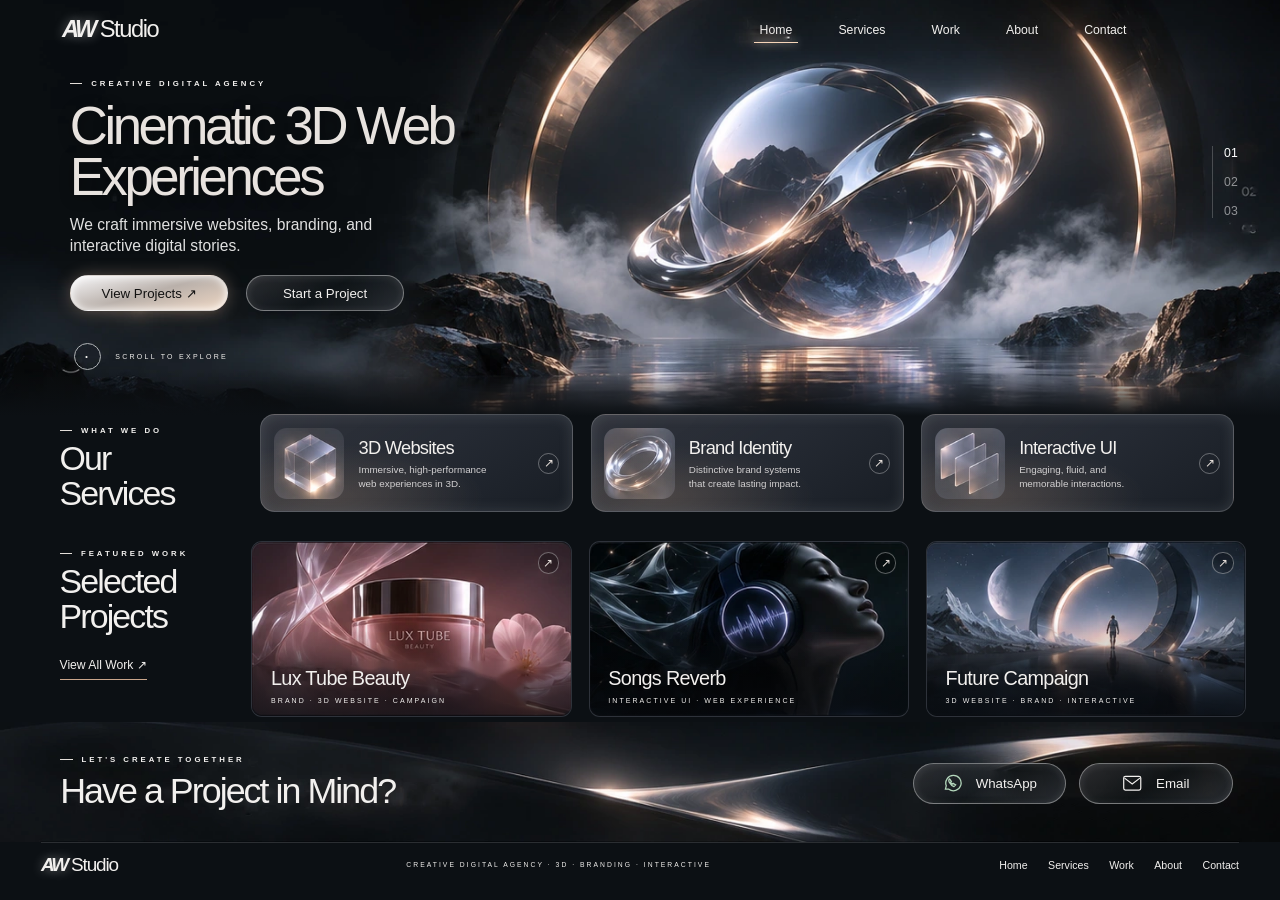
<file: index.html>
<!doctype html><html lang="en"><head><meta charset="utf-8"><meta name="viewport" content="width=device-width, initial-scale=1"><meta name="description" content="AW Studio — Aaradhya Web. Cinematic websites, brand identity and interactive digital experiences."><title>AW Studio — Creative Digital Agency</title><style>
*{box-sizing:border-box}html{scroll-behavior:smooth}body{margin:0;background:#0c1014;color:#f2f0ee;font-family:"Helvetica Neue",Arial,sans-serif;-webkit-font-smoothing:antialiased}button,a{font:inherit;color:inherit}button{cursor:pointer}a{text-decoration:none}button:focus-visible,a:focus-visible{outline:2px solid #e7c5a6;outline-offset:5px}button{border:0} .hero{position:relative;isolation:isolate;height:32.5vw;min-height:410px;overflow:hidden;background:#090d11}.scene{position:absolute;inset:-1%;z-index:-2;background:url('[data-uri]') center center/100% 100% no-repeat;transform:translate(var(--mx,0px),var(--my,0px)) scale(1.015);transition:transform .2s ease-out}.hero:after{content:'';position:absolute;inset:0;z-index:-1;background:linear-gradient(0deg,#0c1014 0%,transparent 11%);pointer-events:none}.nav{position:relative;display:flex;align-items:center;justify-content:space-between;padding:1.25vw 12vw 0 4.85vw}.logo{font-size:1.85vw;letter-spacing:-.06em;white-space:nowrap}.logo b{font-weight:900;font-style:italic;letter-spacing:-.12em;margin-right:.22em;text-shadow:0 0 12px #fff6}.navlinks{display:flex;gap:3.6vw;align-items:center;font-size:.96vw}.navlinks a{position:relative;padding:.5vw 0}.navlinks a.active:after,.navlinks a:hover:after{content:'';position:absolute;bottom:0;left:-6px;right:-6px;height:1px;background:#f6d5b9;box-shadow:0 0 8px #fff}.hero-copy{position:absolute;left:5.45%;top:19%;width:45%}.eyebrow{display:flex;align-items:center;gap:1.15em;font-size:.61vw;font-weight:600;letter-spacing:.38em;text-transform:uppercase;white-space:nowrap}.eyebrow:before{content:'';display:block;width:1.6em;height:1px;background:#e3ded9}.hero h1{font-size:4.12vw;font-weight:400;line-height:.96;letter-spacing:-.065em;margin:1.05vw 0 .9vw;color:#e8e3df;text-shadow:0 2px 14px #0006}.hero p{font-size:1.22vw;line-height:1.35;margin:0;color:#e0e0e0}.actions{display:flex;gap:1.35vw;margin:1.45vw 0 0}.pill{display:inline-flex;align-items:center;justify-content:center;gap:1em;min-width:12.4vw;padding:.75vw 1.5vw;border-radius:100px;font-size:1.04vw;white-space:nowrap;border:1px solid #ffffff65;background:linear-gradient(150deg,#48494e80,#111619a0 50%,#373c43a0);box-shadow:inset 0 1px 8px #ffffff1c;transition:transform .25s,box-shadow .25s}.pill:hover{transform:translateY(-3px);box-shadow:0 0 24px #eac2a64a,inset 0 0 10px #fff3}.primary{background:linear-gradient(165deg,#f7f7f9,#b9b0aa 50%,#f0d8c4);color:#111;font-weight:500;box-shadow:0 0 16px #ecc4a44d,inset 0 0 8px white}.scroll{position:absolute;left:5.8%;bottom:11%;display:flex;gap:1.1vw;align-items:center;font-size:.55vw;letter-spacing:.32em}.scroll i{width:2.1vw;height:2.1vw;border:1px solid #b0b4b6;border-radius:100%;display:grid;place-items:center;font-style:normal}.scroll i:before{content:'·';font-size:1.4vw;animation:pulse 2s infinite}@keyframes pulse{50%{opacity:.25;transform:translateY(3px)}}.slides{position:absolute;right:3.3%;top:35%;display:grid;gap:1.2vw;border-left:1px solid #ffffff36;padding-left:.85vw}.slides a{font-size:.96vw;color:#919396}.slides a:first-child,.slides a:hover{color:white}.section{padding:0 3.6% 0 4.65%;display:grid;grid-template-columns:16% 1fr;gap:1vw;align-items:start}.section h2{font-weight:400;font-size:2.65vw;letter-spacing:-.055em;line-height:1.02;margin:.5vw 0 0}.section-label{padding-top:.9vw}.services{margin-top:-.12vw;position:relative;z-index:2}.services-grid,.projects-grid{display:grid;grid-template-columns:repeat(3,minmax(0,1fr));gap:1.35vw}.glass{position:relative;display:flex;align-items:center;gap:1.1vw;text-align:left;min-height:7.65vw;border:1px solid #ffffff35;border-radius:1.15vw;background:radial-gradient(ellipse at 22% 85%,#a88a7249,transparent 45%),linear-gradient(145deg,#55576380,#252a33 50%,#181d24);box-shadow:inset 0 0 14px #c6cbd128;overflow:hidden;padding:.65vw 1vw;transition:transform .3s,border-color .3s}.glass:hover{transform:translateY(-4px);border-color:#ddbfaa}.glass img{width:5.5vw;height:5.5vw;object-fit:cover;border-radius:1vw;mix-blend-mode:screen}.glass strong{display:block;font-weight:500;font-size:1.43vw;letter-spacing:-.04em;margin-bottom:.35vw}.glass small{display:block;font-size:.77vw;line-height:1.35;color:#d2d0d1}.arrow{flex:none;display:grid;place-items:center;width:1.65vw;height:1.65vw;border:1px solid #ffffff55;border-radius:50%;font-size:.95vw;color:#e7e0db;margin-left:auto}.work{margin-top:2.25vw;grid-template-columns:15.1% 1fr;padding-right:2.65%}.work .section-label{padding-top:.6vw}.allwork{display:inline-block;border-bottom:1px solid #c9a58b;padding:0 0 .55vw;margin-top:1.9vw;font-size:.95vw}.project{position:relative;isolation:isolate;aspect-ratio:1.82;overflow:hidden;border-radius:.85vw;border:1px solid #ffffff15;background:#1b2028;text-align:left;padding:0;transition:transform .25s}.project img{position:absolute;inset:0;width:100%;height:100%;object-fit:cover;z-index:-2;transition:transform .65s}.project:after{content:'';position:absolute;inset:0;background:linear-gradient(0deg,#080b10a8,transparent 54%);z-index:-1}.project:hover img{transform:scale(1.07)}.project:hover{transform:translateY(-3px)}.project .arrow{position:absolute;top:.8vw;right:.9vw;background:#0003}.project-info{position:absolute;left:1.45vw;right:1vw;bottom:.9vw}.project-info strong{display:block;font-weight:400;font-size:1.55vw;letter-spacing:-.035em;margin-bottom:.6vw}.project-info small{display:block;font-size:.55vw;letter-spacing:.29em;white-space:nowrap}.contact{margin-top:.4vw;min-height:9.4vw;display:flex;align-items:center;justify-content:space-between;padding:1.8vw 3.7% 1.6vw 4.7%;background:url('[data-uri]') center/cover no-repeat}.contact h2{font-size:2.8vw;font-weight:400;letter-spacing:-.055em;margin:.55vw 0 0}.contact-actions{display:flex;gap:1vw}.contact .pill{min-width:12vw}.contact .pill svg{width:1.6vw;height:1.6vw}.footer{margin:0 3.2%;border-top:1px solid #ffffff20;display:flex;justify-content:space-between;align-items:center;padding:.8vw 0 1.65vw}.footer .logo{font-size:1.48vw}.footer span{font-size:.53vw;letter-spacing:.3em;text-transform:uppercase}.footer nav{display:flex;gap:1.6vw;font-size:.83vw}.mobile-toggle{display:none}dialog{color:#f1eeee;background:linear-gradient(145deg,#282e37,#101419);border:1px solid #ffffff42;border-radius:24px;padding:32px;width:min(540px,92vw);box-shadow:0 20px 90px #000a}dialog::backdrop{background:#000a;backdrop-filter:blur(10px)}dialog h2{font-size:30px;font-weight:400;margin:0 0 12px}dialog p{line-height:1.65;color:#d1d0d0}dialog .close{float:right;background:#ffffff13;border-radius:50%;width:32px;height:32px}dialog .pill{font-size:14px;padding:12px 22px}dialog label{display:block;margin:14px 0 4px;font-size:13px;color:#c5c4c8}dialog input,dialog select,dialog textarea{width:100%;padding:12px;border:1px solid #ffffff35;border-radius:10px;background:#10151c;color:#f1eeee;font:inherit}dialog textarea{resize:vertical}dialog form .pill{margin-top:18px}dialog .detail-image{width:100%;border-radius:14px;max-height:260px;object-fit:cover}.reveal{animation:appear .7s both}@keyframes appear{from{opacity:0;transform:translateY(12px)}to{opacity:1;transform:none}}
@media(min-width:1500px){.hero{min-height:0}}@media(max-width:1000px) and (min-width:701px){.hero{min-height:0}.hero-copy{top:19%}}@media(max-width:700px){.hero{height:730px;max-height:none;min-height:0}.scene{background-size:auto 430px;background-position:65% 0;inset:0;transform:none}.hero:after{background:linear-gradient(0deg,#0c1014 0%,#0c1014 38%,transparent 75%)}.nav{padding:20px 6%;z-index:4}.logo{font-size:26px}.mobile-toggle{display:block;background:#181f28b0;border:1px solid #ffffff33;border-radius:20px;padding:9px 15px;font-size:13px}.navlinks{display:none;position:absolute;right:6%;top:65px;background:#181d26f5;padding:20px;border-radius:14px;flex-direction:column;gap:18px;font-size:15px;align-items:flex-start}.navlinks.open{display:flex}.hero-copy{left:6%;right:6%;width:auto;top:365px}.eyebrow{font-size:9px;letter-spacing:.25em}.hero h1{font-size:clamp(38px,9vw,60px);margin:15px 0;line-height:1.03}.hero p{font-size:16px;line-height:1.5}.actions{gap:10px;margin:22px 0}.pill{font-size:13px;padding:12px 17px;min-width:0}.scroll{left:6%;bottom:24px;gap:10px;font-size:8px}.scroll i{width:28px;height:28px}.scroll i:before{font-size:20px}.slides{display:none}.section{display:block;padding:0 6%;margin:20px 0 0}.section-label{padding:0 0 20px}.section h2{font-size:37px;margin:8px 0 0}.section h2 br{display:none}.services-grid,.projects-grid{grid-template-columns:1fr;gap:14px}.glass{border-radius:16px;padding:13px;gap:18px;min-height:105px}.glass img{width:76px;height:76px;border-radius:12px}.glass strong{font-size:21px;margin:0 0 5px}.glass small{font-size:13px}.arrow{width:29px;height:29px;font-size:16px}.work{margin-top:42px}.allwork{font-size:13px;margin-top:14px;padding-bottom:5px}.project{border-radius:15px;aspect-ratio:1.8}.project .arrow{top:12px;right:12px}.project-info{left:18px;bottom:15px}.project-info strong{font-size:24px;margin-bottom:5px}.project-info small{font-size:8px;letter-spacing:.15em}.contact{margin-top:30px;display:block;padding:30px 6%;background-position:center}.contact h2{font-size:35px;margin:10px 0 22px}.contact-actions{gap:12px}.contact .pill svg{width:20px;height:20px}.footer{display:grid;gap:18px;margin:0 6%;padding:20px 0}.footer .logo{font-size:23px}.footer span{font-size:8px;letter-spacing:.15em}.footer nav{font-size:12px;gap:16px}}@media(prefers-reduced-motion:reduce){*,*::before,*::after{animation:none!important;transition:none!important;scroll-behavior:auto!important}.scene{transform:none!important}}
</style></head><body><main id="home"><section class="hero" aria-label="Introduction"><div class="scene"></div><header class="nav"><a class="logo" href="#home"><b>AW</b>Studio</a><button class="mobile-toggle" aria-expanded="false" aria-controls="navlinks">Menu ☰</button><nav class="navlinks" id="navlinks"><a class="active" href="#home">Home</a><a href="#services">Services</a><a href="#work">Work</a><a href="#about" data-about>About</a><a href="#contact">Contact</a></nav></header><div class="hero-copy reveal"><div class="eyebrow">Creative digital agency</div><h1>Cinematic 3D Web<br>Experiences</h1><p>We craft immersive websites, branding, and<br>interactive digital stories.</p><div class="actions"><a class="pill primary" href="#work">View Projects ↗</a><button class="pill" data-brief>Start a Project</button></div></div><a class="scroll" href="#services"><i></i>SCROLL TO EXPLORE</a><div class="slides" aria-label="Section navigation"><a href="#home">01</a><a href="#services">02</a><a href="#work">03</a></div></section>
<section id="services" class="section services"><div class="section-label"><div class="eyebrow">What we do</div><h2>Our<br>Services</h2></div><div class="services-grid"><button class="glass" data-service="0"><img alt="" src="[data-uri]"><span><strong>3D Websites</strong><small>Immersive, high-performance<br>web experiences in 3D.</small></span><span class="arrow" aria-hidden="true">↗</span></button><button class="glass" data-service="1"><img alt="" src="[data-uri]"><span><strong>Brand Identity</strong><small>Distinctive brand systems<br>that create lasting impact.</small></span><span class="arrow" aria-hidden="true">↗</span></button><button class="glass" data-service="2"><img alt="" src="[data-uri]"><span><strong>Interactive UI</strong><small>Engaging, fluid, and<br>memorable interactions.</small></span><span class="arrow" aria-hidden="true">↗</span></button></div></section><section id="work" class="section work"><div class="section-label"><div class="eyebrow">Featured work</div><h2>Selected<br>Projects</h2><a class="allwork" href="#work" data-all>View All Work ↗</a></div><div class="projects-grid"><button class="project" data-project="0"><img alt="" src="[data-uri]"><span class="arrow" aria-hidden="true">↗</span><span class="project-info"><strong>Lux Tube Beauty</strong><small>BRAND · 3D WEBSITE · CAMPAIGN</small></span></button><button class="project" data-project="1"><img alt="" src="[data-uri]"><span class="arrow" aria-hidden="true">↗</span><span class="project-info"><strong>Songs Reverb</strong><small>INTERACTIVE UI · WEB EXPERIENCE</small></span></button><button class="project" data-project="2"><img alt="" src="[data-uri]"><span class="arrow" aria-hidden="true">↗</span><span class="project-info"><strong>Future Campaign</strong><small>3D WEBSITE · BRAND · INTERACTIVE</small></span></button></div></section><section class="contact" id="contact"><div><div class="eyebrow">Let's create together</div><h2>Have a Project in Mind?</h2></div><div class="contact-actions"><a class="pill" href="https://wa.me/919561851358" target="_blank" rel="noopener"><svg viewBox="0 0 24 24" fill="none" stroke="#b4d7bc" stroke-width="1.5" aria-hidden="true"><path d="M4 19l1-4a9 9 0 1 1 3 4z"/><path d="M9 7c-3 1 1 8 5 9l2-2-3-2-1 1-2-2 1-1z"/></svg>WhatsApp</a><a class="pill" href="mailto:www.rkamble@gmail.com"><svg viewBox="0 0 24 24" fill="none" stroke="currentColor" stroke-width="1.4" aria-hidden="true"><rect x="2" y="4" width="20" height="16" rx="2"/><path d="m3 6 9 7 9-7"/></svg>Email</a></div></section></main><footer class="footer"><a class="logo" href="#home"><b>AW</b>Studio</a><span>Creative digital agency · 3D · Branding · Interactive</span><nav><a href="#home">Home</a><a href="#services">Services</a><a href="#work">Work</a><a href="#about" data-about>About</a><a href="#contact">Contact</a></nav></footer>
<dialog id="detail"><button class="close" aria-label="Close">×</button><div id="detailbody"></div></dialog><dialog id="brief"><button class="close" aria-label="Close">×</button><h2>Start a Project</h2><p>Tell us what you have in mind. Your brief will open in WhatsApp for you to send.</p><form id="briefForm"><label for="name">Your name</label><input id="name" required autocomplete="name"><label for="service">Service</label><select id="service"><option>3D Websites</option><option>Brand Identity</option><option>Interactive UI</option><option>SEO & Google Business Profile</option><option>Other</option></select><label for="message">Project details</label><textarea id="message" rows="4" required></textarea><button type="submit" class="pill primary">Continue on WhatsApp ↗</button></form></dialog><script>
const $=s=>document.querySelector(s), $$=s=>document.querySelectorAll(s);const detail=$('#detail'), brief=$('#brief');const services=[['3D Websites','Immersive website design, responsive layouts and cinematic motion.'],['Brand Identity','Distinctive visual identity, typography and brand direction for digital experiences.'],['Interactive UI','Responsive interfaces, hover effects and intuitive digital journeys.']];const projects=[['Lux Tube Beauty','A luxury beauty website concept with a rose-toned visual direction, product presentation and immersive branding.'],['Songs Reverb','A music experience concept with cinematic audio-inspired visuals and interactive interface design.'],['Future Campaign','A speculative cinematic campaign concept featuring futuristic environments and digital storytelling.']];function show(title,body,image){const root=$('#detailbody');root.replaceChildren();const h=document.createElement('h2');h.textContent=title;root.append(h);if(image){const img=document.createElement('img');img.className='detail-image';img.src=image;img.alt=title;root.append(img)}const p=document.createElement('p');p.textContent=body;root.append(p);const b=document.createElement('button');b.className='pill primary';b.textContent='Start a Project ↗';b.onclick=()=>{detail.close();brief.showModal()};root.append(b);detail.showModal()}
$$('[data-service]').forEach(el=>el.onclick=()=>{let i=+el.dataset.service;show(...services[i])});$$('[data-project]').forEach(el=>el.onclick=()=>{let i=+el.dataset.project;show(...projects[i],el.querySelector('img').src)});$$('[data-about]').forEach(el=>el.onclick=e=>{e.preventDefault();show('AW Studio · Aaradhya Web','An independent creative digital studio focused on modern websites, branding and interactive experiences.')});$$('[data-all]').forEach(el=>el.onclick=e=>{e.preventDefault();show('Selected Projects','Explore three portfolio concepts: Lux Tube Beauty, Songs Reverb and Future Campaign. Select any project card for details.')});$$('[data-brief]').forEach(el=>el.onclick=()=>brief.showModal());$$('dialog .close').forEach(el=>el.onclick=()=>el.closest('dialog').close());$$('dialog').forEach(d=>d.addEventListener('click',e=>{if(e.target===d)d.close()}));$('#briefForm').onsubmit=e=>{e.preventDefault();const msg='Hello AW Studio!\nName: '+$('#name').value+'\nService: '+$('#service').value+'\nProject: '+$('#message').value;window.open('https://wa.me/919561851358?text='+encodeURIComponent(msg),'_blank','noopener');};const hero=$('.hero');hero.addEventListener('pointermove',e=>{if(e.pointerType==='touch')return;const r=hero.getBoundingClientRect();hero.style.setProperty('--mx',((e.clientX-r.left)/r.width-.5)*12+'px');hero.style.setProperty('--my',((e.clientY-r.top)/r.height-.5)*9+'px')});hero.addEventListener('pointerleave',()=>{hero.style.setProperty('--mx','0px');hero.style.setProperty('--my','0px')});const toggle=$('.mobile-toggle');toggle.onclick=()=>{const open=$('.navlinks').classList.toggle('open');toggle.setAttribute('aria-expanded',open)};$$('.navlinks a').forEach(a=>a.addEventListener('click',()=>{$('.navlinks').classList.remove('open');toggle.setAttribute('aria-expanded','false');$$('.navlinks a').forEach(x=>x.classList.toggle('active',x===a))}));
</script></body></html>
</file>
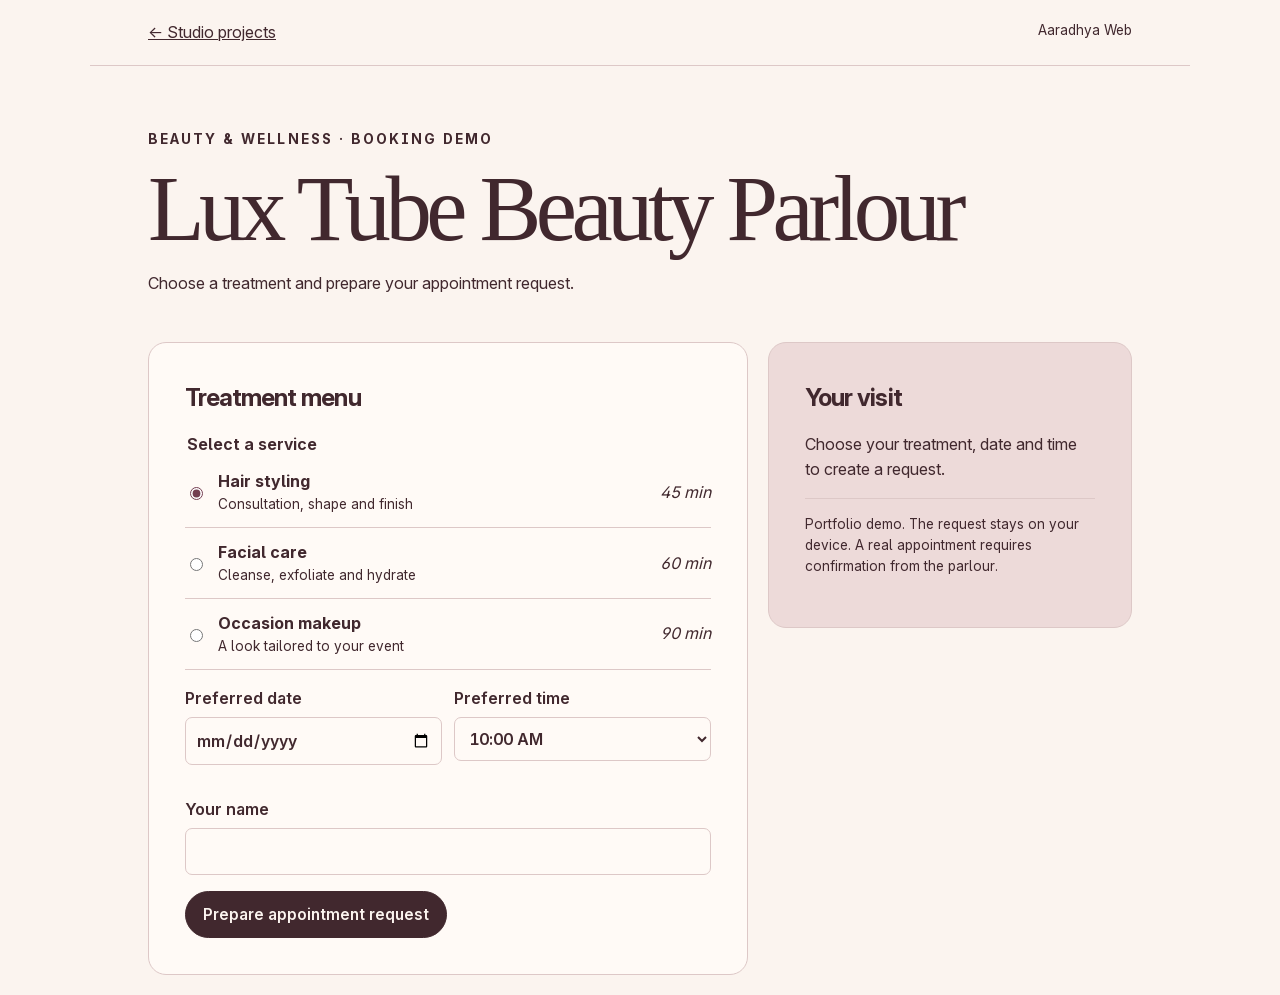
<file: lux-tube.html>
<!doctype html><html lang="en"><head><meta charset="utf-8"><meta name="viewport" content="width=device-width,initial-scale=1"><title>Lux Tube Beauty Parlour | AW Studio Projects</title><meta name="description" content="Choose a treatment and prepare your appointment request."><link rel="canonical" href="https://aws-ui.github.io/Aaradhya_Web_Studio-/lux-tube.html"><link rel="stylesheet" href="assets/demos.css"></head><body class="salon"><header><a href="projects.html">← Studio projects</a><span>Aaradhya Web</span></header><main><div class="intro"><p class="eyebrow">Beauty &amp; wellness · Booking demo</p><h1>Lux Tube Beauty Parlour</h1><p>Choose a treatment and prepare your appointment request.</p></div><div class="layout"><section><h2>Treatment menu</h2><form id="booking"><fieldset><legend>Select a service</legend><label class="treatment"><input type="radio" name="service" value="Hair styling" checked><span><b>Hair styling</b><small>Consultation, shape and finish</small></span><em>45 min</em></label><label class="treatment"><input type="radio" name="service" value="Facial care" ><span><b>Facial care</b><small>Cleanse, exfoliate and hydrate</small></span><em>60 min</em></label><label class="treatment"><input type="radio" name="service" value="Occasion makeup" ><span><b>Occasion makeup</b><small>A look tailored to your event</small></span><em>90 min</em></label></fieldset><div class="pair"><label>Preferred date<input required type="date" name="date"></label><label>Preferred time<select name="time"><option>10:00 AM</option><option>12:00 PM</option><option>2:00 PM</option><option>4:00 PM</option></select></label></div><label>Your name<input required name="guest" maxlength="80" autocomplete="given-name"></label><button>Prepare appointment request</button></form></section><aside><h2>Your visit</h2><p id="visit" aria-live="polite">Choose your treatment, date and time to create a request.</p><button hidden id="save">Save request</button><p class="note">Portfolio demo. The request stays on your device. A real appointment requires confirmation from the parlour.</p></aside></div><script type="module" src="assets/booking.js"></script></main></body></html>
</file>
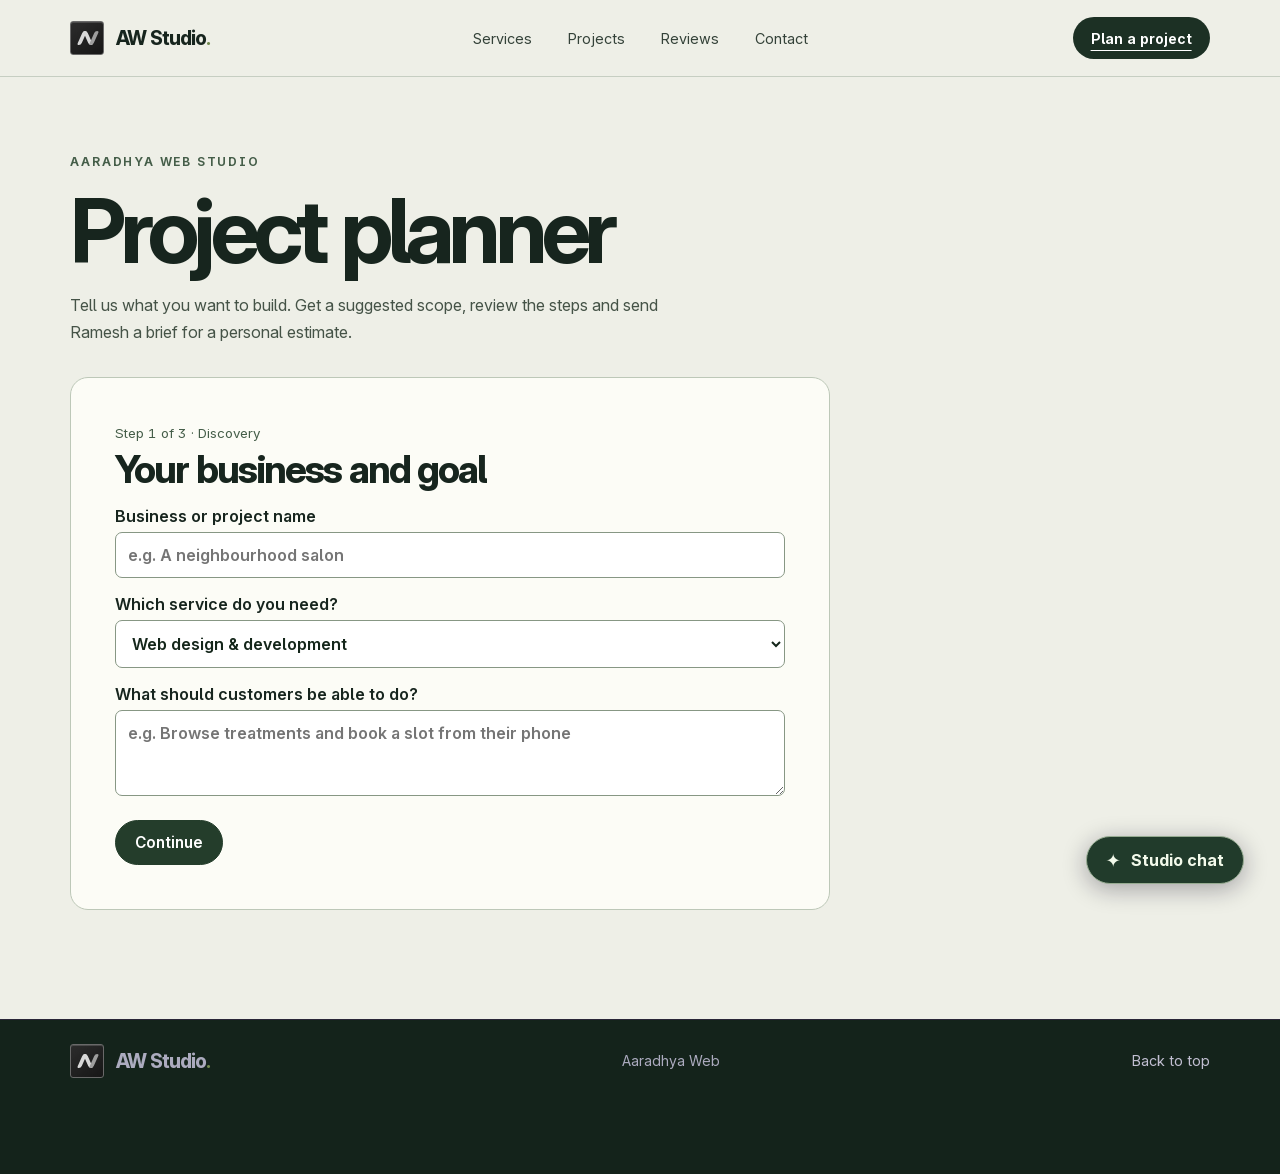
<file: planner.html>
<!doctype html>
<html lang="en">
<head>
  <meta charset="utf-8">
  <meta name="viewport" content="width=device-width, initial-scale=1">
  <meta name="theme-color" content="#eeefe7">
  <title>Project planner | Aaradhya Web Studio</title>
  <meta name="description" content="Tell us what you want to build. Get a suggested scope, review the steps and send Ramesh a brief for a personal estimate.">
  <link rel="canonical" href="https://aws-ui.github.io/Aaradhya_Web_Studio-/planner.html">
  <link rel="icon" type="image/png" href="assets/icon.png">
  <meta property="og:type" content="website">
  <meta property="og:site_name" content="Aaradhya Web Studio">
  <meta property="og:url" content="https://aws-ui.github.io/Aaradhya_Web_Studio-/planner.html">
  <meta property="og:title" content="Project planner | Aaradhya Web Studio">
  <meta property="og:description" content="Tell us what you want to build. Get a suggested scope, review the steps and send Ramesh a brief for a personal estimate.">
  <meta property="og:image" content="https://aws-ui.github.io/Aaradhya_Web_Studio-/assets/studio-card.png">
  <meta property="og:image:alt" content="Aaradhya Web Studio — Web design, SEO and campaigns">
  <meta name="twitter:card" content="summary_large_image">
  <script type="application/ld+json">{"@context": "https://schema.org", "@type": "Organization", "@id": "https://aws-ui.github.io/Aaradhya_Web_Studio-/#studio", "name": "Aaradhya Web Studio", "alternateName": "AW Studio", "url": "https://aws-ui.github.io/Aaradhya_Web_Studio-/", "email": "Www.rkamble@gmail.com", "telephone": "+919561851358", "contactPoint": {"@type": "ContactPoint", "name": "Ramesh Kamble", "contactType": "Project enquiries", "email": "Www.rkamble@gmail.com", "telephone": "+919561851358"}, "knowsAbout": ["Web design", "Web development", "SEO", "Performance marketing"]}</script>
  <link rel="preload" href="assets/inter.woff2" as="font" type="font/woff2" crossorigin>
  <link rel="stylesheet" href="assets/site.css?v=pages3">
  
</head>
<body>
  <a class="skip-link" href="#main">Skip to content</a>
  <header class="topbar" id="top">
    <div class="wrap header-inner">
      <a class="brand" href="index.html" aria-label="AW Studio home">
        <span class="brand-mark" aria-hidden="true"><i></i><i></i><i></i></span>
        <span>AW Studio<span class="brand-period">.</span></span>
      </a>
      <nav aria-label="Main navigation"><a href="index.html#services">Services</a><a href="projects.html">Projects</a><a href="reviews.html">Reviews</a><a href="index.html#contact">Contact</a></nav>
      <a class="button button-outline header-cta" aria-current="page" href="planner.html">Plan a project</a>
    </div>
  </header>

<main class="inside" id="main"><div class="wrap"><p class="eyebrow">Aaradhya Web Studio</p><h1>Project planner</h1><p class="lede">Tell us what you want to build. Get a suggested scope, review the steps and send Ramesh a brief for a personal estimate.</p><div class="sheet"><form id="planner"><section id="discovery"><small>Step 1 of 3 · Discovery</small><h2>Your business and goal</h2><label>Business or project name<input name="business" required maxlength="80" placeholder="e.g. A neighbourhood salon"></label><label>Which service do you need?<select name="service"><option value="web">Web design &amp; development</option><option value="ads">Performance marketing</option><option value="seo">SEO &amp; content</option><option value="help">Help me choose</option></select></label><label>What should customers be able to do?<textarea name="goal" required maxlength="500" rows="3" placeholder="e.g. Browse treatments and book a slot from their phone"></textarea></label><button class="pagecta">Continue</button></section><section id="scope" hidden><small>Step 2 of 3 · Scope</small><h2>Shape your first release</h2><p id="advice" role="status"></p><label id="follow"></label><label>Preferred launch date or timeframe<input name="timing" maxlength="80" placeholder="e.g. Next month"></label><label>Budget range in ₹ (optional)<input name="budget" maxlength="70" placeholder="e.g. ₹20,000–₹35,000"></label><button type="button" class="back">Back</button><button class="pagecta">Build my plan</button></section><section id="handoff" hidden><small>Step 3 of 3 · Review</small><h2>Your project plan</h2><p id="mode" role="status"></p><label>Edit your brief before sharing<textarea name="brief" rows="12" maxlength="4500"></textarea></label><button type="button" class="back">Back</button><button type="button" class="back" id="copyplan">Copy brief</button><a class="pagecta" id="handofflink">Open WhatsApp</a><p id="copymsg" role="status"></p><p>Tap Send in WhatsApp to share the brief. Ramesh will review it with you and confirm scope, price and timing before work starts.</p></section></form></div><script type="module" src="assets/planner.js"></script></div></main>  <footer class="footer">
    <div class="wrap footer-inner">
      <a class="brand" href="index.html" aria-label="AW Studio home">
        <span class="brand-mark" aria-hidden="true"><i></i><i></i><i></i></span>
        <span>AW Studio<span class="brand-period">.</span></span>
      </a>
      <span>Aaradhya Web</span>
      <a href="#top">Back to top</a>
    </div>
  </footer>

  <button class="chat-launch" id="chat-launch" aria-haspopup="dialog"><span aria-hidden="true">✦</span> Studio chat</button>
  <dialog id="studio-chat" aria-labelledby="chat-title">
    <div class="dialog-top"><p class="eyebrow">Aaradhya Web</p><button type="button" class="close-button" id="chat-close" aria-label="Close chat">×</button></div>
    <h2 id="chat-title">Studio assistant</h2>
    <div class="chat-log" role="log" aria-live="polite"><p>Ask me about web design, SEO, campaigns or a quote. English aur Hinglish dono chalega.</p></div>
    <div class="chat-prompts"><button>Website cost?</button><button>Help with SEO</button><button>Contact Ramesh</button></div>
    <form id="ask-form"><label class="sr-only" for="chat-question">Your question</label><input id="chat-question" required maxlength="350" placeholder="Ask a question…" autocomplete="off"><button class="button button-primary">Send</button></form>
    <a class="chat-person" href="https://wa.me/919561851358">Talk to Ramesh on WhatsApp</a>
  </dialog>
  <script type="module" src="assets/assistant.js"></script>
</body>
</html>
</file>
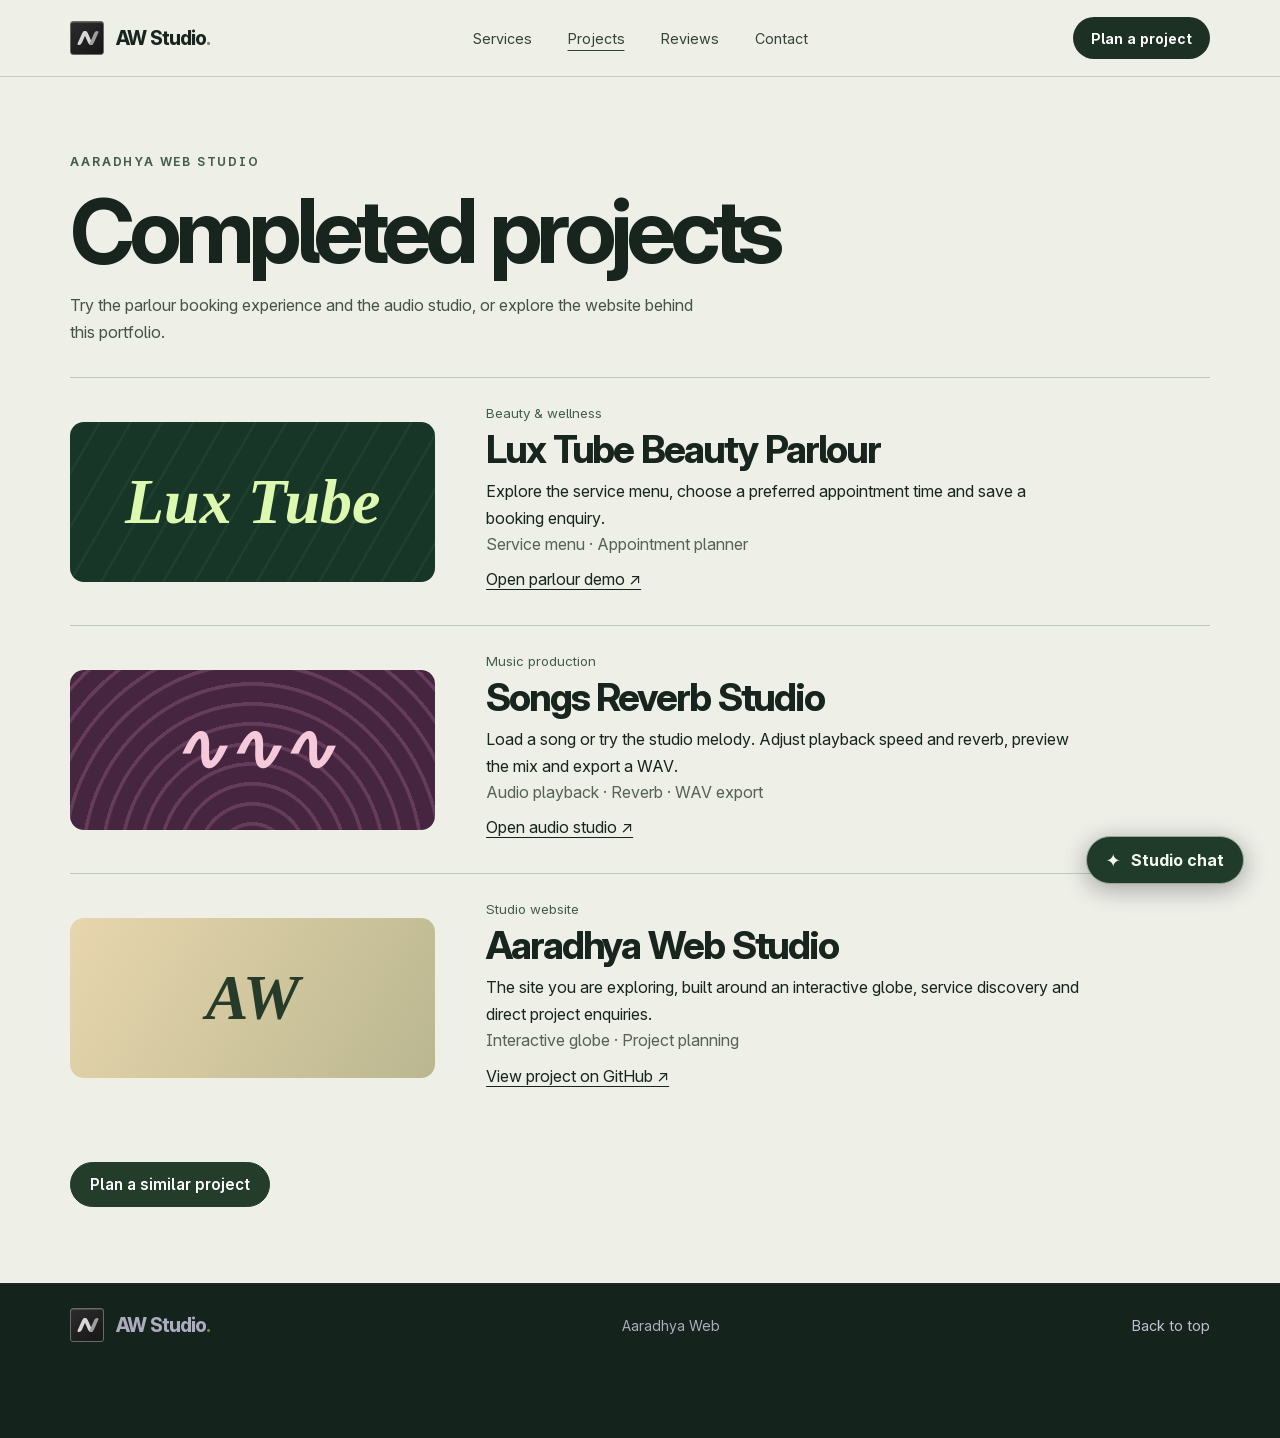
<file: projects.html>
<!doctype html>
<html lang="en">
<head>
  <meta charset="utf-8">
  <meta name="viewport" content="width=device-width, initial-scale=1">
  <meta name="theme-color" content="#eeefe7">
  <title>Completed projects | Aaradhya Web Studio</title>
  <meta name="description" content="Try the parlour booking experience and the audio studio, or explore the website behind this portfolio.">
  <link rel="canonical" href="https://aws-ui.github.io/Aaradhya_Web_Studio-/projects.html">
  <link rel="icon" type="image/png" href="assets/icon.png">
  <meta property="og:type" content="website">
  <meta property="og:site_name" content="Aaradhya Web Studio">
  <meta property="og:url" content="https://aws-ui.github.io/Aaradhya_Web_Studio-/projects.html">
  <meta property="og:title" content="Completed projects | Aaradhya Web Studio">
  <meta property="og:description" content="Try the parlour booking experience and the audio studio, or explore the website behind this portfolio.">
  <meta property="og:image" content="https://aws-ui.github.io/Aaradhya_Web_Studio-/assets/studio-card.png">
  <meta property="og:image:alt" content="Aaradhya Web Studio — Web design, SEO and campaigns">
  <meta name="twitter:card" content="summary_large_image">
  <script type="application/ld+json">{"@context": "https://schema.org", "@type": "Organization", "@id": "https://aws-ui.github.io/Aaradhya_Web_Studio-/#studio", "name": "Aaradhya Web Studio", "alternateName": "AW Studio", "url": "https://aws-ui.github.io/Aaradhya_Web_Studio-/", "email": "Www.rkamble@gmail.com", "telephone": "+919561851358", "contactPoint": {"@type": "ContactPoint", "name": "Ramesh Kamble", "contactType": "Project enquiries", "email": "Www.rkamble@gmail.com", "telephone": "+919561851358"}, "knowsAbout": ["Web design", "Web development", "SEO", "Performance marketing"]}</script>
  <link rel="preload" href="assets/inter.woff2" as="font" type="font/woff2" crossorigin>
  <link rel="stylesheet" href="assets/site.css?v=pages3">
  
</head>
<body>
  <a class="skip-link" href="#main">Skip to content</a>
  <header class="topbar" id="top">
    <div class="wrap header-inner">
      <a class="brand" href="index.html" aria-label="AW Studio home">
        <span class="brand-mark" aria-hidden="true"><i></i><i></i><i></i></span>
        <span>AW Studio<span class="brand-period">.</span></span>
      </a>
      <nav aria-label="Main navigation"><a href="index.html#services">Services</a><a aria-current="page" href="projects.html">Projects</a><a href="reviews.html">Reviews</a><a href="index.html#contact">Contact</a></nav>
      <a class="button button-outline header-cta" href="planner.html">Plan a project</a>
    </div>
  </header>

<main class="inside" id="main"><div class="wrap"><p class="eyebrow">Aaradhya Web Studio</p><h1>Completed projects</h1><p class="lede">Try the parlour booking experience and the audio studio, or explore the website behind this portfolio.</p><div class="worklist"><article class="workitem"><div class="workart art01" aria-hidden="true"><b>Lux Tube</b></div><div><small>Beauty &amp; wellness</small><h2>Lux Tube Beauty Parlour</h2><p>Explore the service menu, choose a preferred appointment time and save a booking enquiry.</p><p class="spec">Service menu · Appointment planner</p><a class="inklink" href="lux-tube.html">Open parlour demo ↗</a></div></article><article class="workitem"><div class="workart art02" aria-hidden="true"><b>∿∿∿</b></div><div><small>Music production</small><h2>Songs Reverb Studio</h2><p>Load a song or try the studio melody. Adjust playback speed and reverb, preview the mix and export a WAV.</p><p class="spec">Audio playback · Reverb · WAV export</p><a class="inklink" href="songs-reverb.html">Open audio studio ↗</a></div></article><article class="workitem"><div class="workart art03" aria-hidden="true"><b>AW</b></div><div><small>Studio website</small><h2>Aaradhya Web Studio</h2><p>The site you are exploring, built around an interactive globe, service discovery and direct project enquiries.</p><p class="spec">Interactive globe · Project planning</p><a class="inklink" href="https://github.com/Aws-ui/Aaradhya_Web_Studio-">View project on GitHub ↗</a></div></article></div><a class="pagecta" href="planner.html">Plan a similar project</a></div></main>  <footer class="footer">
    <div class="wrap footer-inner">
      <a class="brand" href="index.html" aria-label="AW Studio home">
        <span class="brand-mark" aria-hidden="true"><i></i><i></i><i></i></span>
        <span>AW Studio<span class="brand-period">.</span></span>
      </a>
      <span>Aaradhya Web</span>
      <a href="#top">Back to top</a>
    </div>
  </footer>

  <button class="chat-launch" id="chat-launch" aria-haspopup="dialog"><span aria-hidden="true">✦</span> Studio chat</button>
  <dialog id="studio-chat" aria-labelledby="chat-title">
    <div class="dialog-top"><p class="eyebrow">Aaradhya Web</p><button type="button" class="close-button" id="chat-close" aria-label="Close chat">×</button></div>
    <h2 id="chat-title">Studio assistant</h2>
    <div class="chat-log" role="log" aria-live="polite"><p>Ask me about web design, SEO, campaigns or a quote. English aur Hinglish dono chalega.</p></div>
    <div class="chat-prompts"><button>Website cost?</button><button>Help with SEO</button><button>Contact Ramesh</button></div>
    <form id="ask-form"><label class="sr-only" for="chat-question">Your question</label><input id="chat-question" required maxlength="350" placeholder="Ask a question…" autocomplete="off"><button class="button button-primary">Send</button></form>
    <a class="chat-person" href="https://wa.me/919561851358">Talk to Ramesh on WhatsApp</a>
  </dialog>
  <script type="module" src="assets/assistant.js"></script>
</body>
</html>
</file>
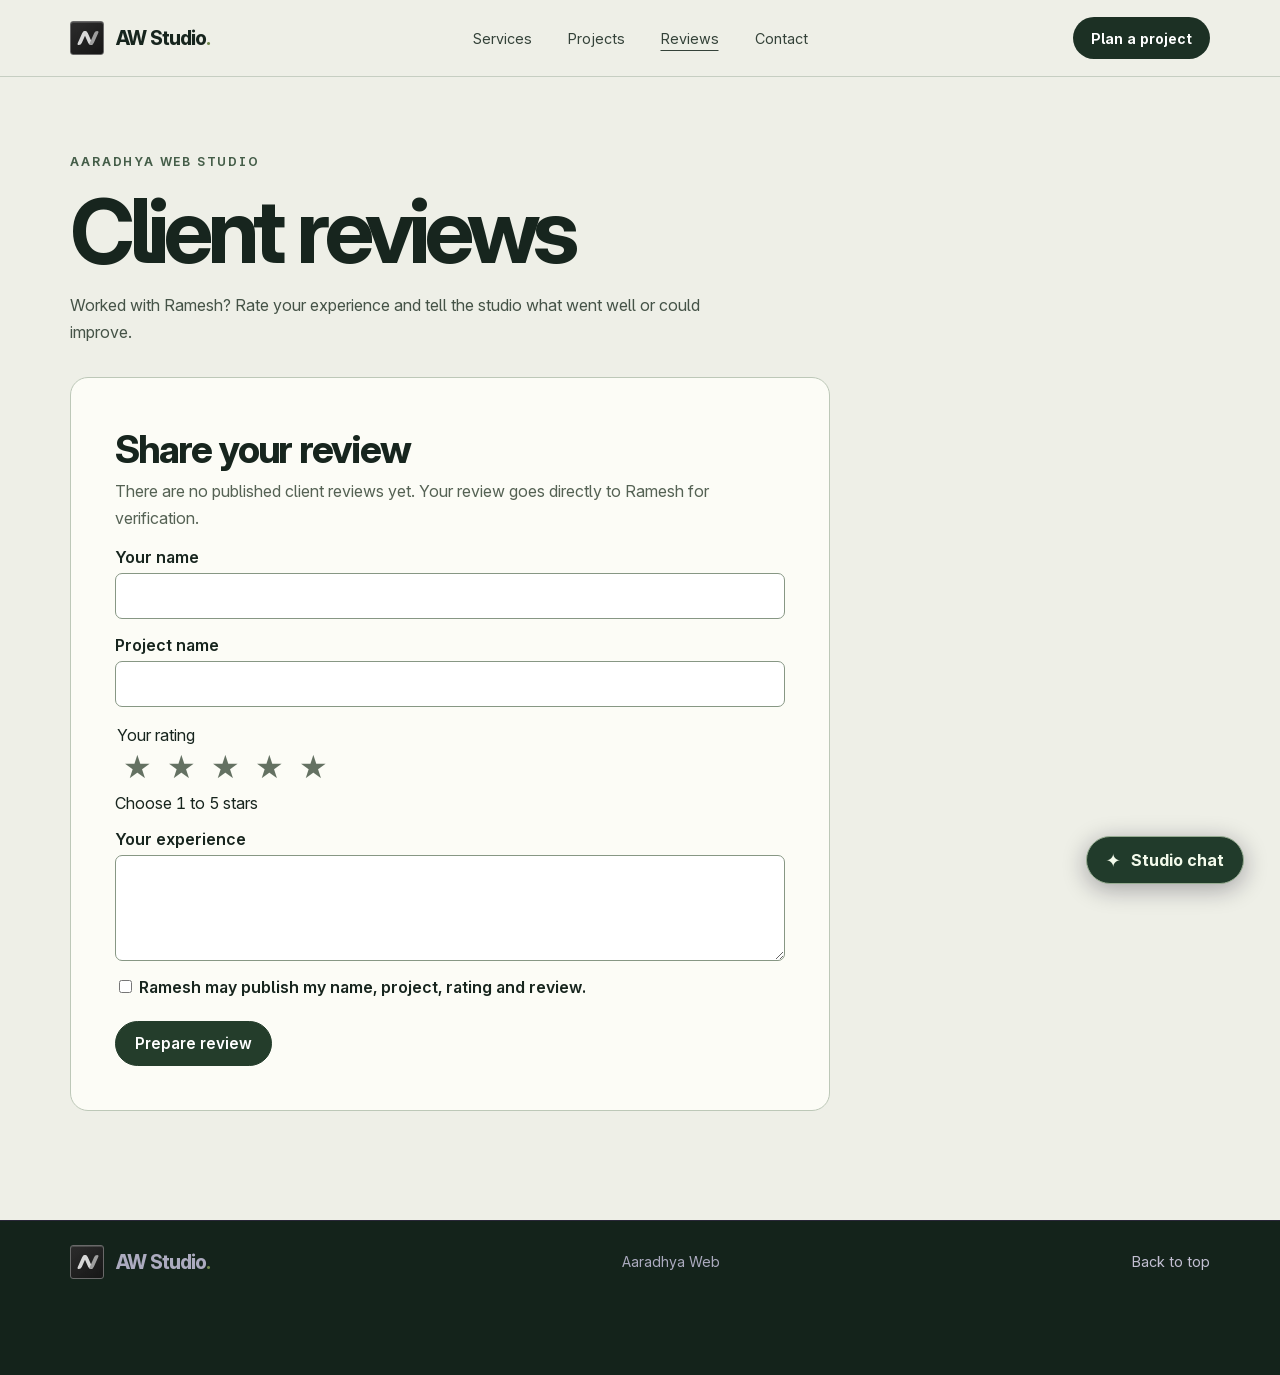
<file: reviews.html>
<!doctype html>
<html lang="en">
<head>
  <meta charset="utf-8">
  <meta name="viewport" content="width=device-width, initial-scale=1">
  <meta name="theme-color" content="#eeefe7">
  <title>Client reviews | Aaradhya Web Studio</title>
  <meta name="description" content="Worked with Ramesh? Rate your experience and tell the studio what went well or could improve.">
  <link rel="canonical" href="https://aws-ui.github.io/Aaradhya_Web_Studio-/reviews.html">
  <link rel="icon" type="image/png" href="assets/icon.png">
  <meta property="og:type" content="website">
  <meta property="og:site_name" content="Aaradhya Web Studio">
  <meta property="og:url" content="https://aws-ui.github.io/Aaradhya_Web_Studio-/reviews.html">
  <meta property="og:title" content="Client reviews | Aaradhya Web Studio">
  <meta property="og:description" content="Worked with Ramesh? Rate your experience and tell the studio what went well or could improve.">
  <meta property="og:image" content="https://aws-ui.github.io/Aaradhya_Web_Studio-/assets/studio-card.png">
  <meta property="og:image:alt" content="Aaradhya Web Studio — Web design, SEO and campaigns">
  <meta name="twitter:card" content="summary_large_image">
  <script type="application/ld+json">{"@context": "https://schema.org", "@type": "Organization", "@id": "https://aws-ui.github.io/Aaradhya_Web_Studio-/#studio", "name": "Aaradhya Web Studio", "alternateName": "AW Studio", "url": "https://aws-ui.github.io/Aaradhya_Web_Studio-/", "email": "Www.rkamble@gmail.com", "telephone": "+919561851358", "contactPoint": {"@type": "ContactPoint", "name": "Ramesh Kamble", "contactType": "Project enquiries", "email": "Www.rkamble@gmail.com", "telephone": "+919561851358"}, "knowsAbout": ["Web design", "Web development", "SEO", "Performance marketing"]}</script>
  <link rel="preload" href="assets/inter.woff2" as="font" type="font/woff2" crossorigin>
  <link rel="stylesheet" href="assets/site.css?v=pages3">
  
</head>
<body>
  <a class="skip-link" href="#main">Skip to content</a>
  <header class="topbar" id="top">
    <div class="wrap header-inner">
      <a class="brand" href="index.html" aria-label="AW Studio home">
        <span class="brand-mark" aria-hidden="true"><i></i><i></i><i></i></span>
        <span>AW Studio<span class="brand-period">.</span></span>
      </a>
      <nav aria-label="Main navigation"><a href="index.html#services">Services</a><a href="projects.html">Projects</a><a aria-current="page" href="reviews.html">Reviews</a><a href="index.html#contact">Contact</a></nav>
      <a class="button button-outline header-cta" href="planner.html">Plan a project</a>
    </div>
  </header>

<main class="inside" id="main"><div class="wrap"><p class="eyebrow">Aaradhya Web Studio</p><h1>Client reviews</h1><p class="lede">Worked with Ramesh? Rate your experience and tell the studio what went well or could improve.</p><div class="sheet"><h2>Share your review</h2><p>There are no published client reviews yet. Your review goes directly to Ramesh for verification.</p><form id="review"><label>Your name<input name="name" maxlength="70" required></label><label>Project name<input name="project" maxlength="90" required></label><fieldset class="rating"><legend>Your rating</legend><label><input type="radio" name="stars" value="1" required><span aria-hidden="true">★</span><span class="sr-only">1 stars</span></label><label><input type="radio" name="stars" value="2" required><span aria-hidden="true">★</span><span class="sr-only">2 stars</span></label><label><input type="radio" name="stars" value="3" required><span aria-hidden="true">★</span><span class="sr-only">3 stars</span></label><label><input type="radio" name="stars" value="4" required><span aria-hidden="true">★</span><span class="sr-only">4 stars</span></label><label><input type="radio" name="stars" value="5" required><span aria-hidden="true">★</span><span class="sr-only">5 stars</span></label></fieldset><output id="score">Choose 1 to 5 stars</output><label>Your experience<textarea name="comment" required maxlength="700" rows="4"></textarea></label><label class="consent"><input type="checkbox" name="publish"> Ramesh may publish my name, project, rating and review.</label><button class="pagecta">Prepare review</button></form><div id="reviewout" hidden><p>Review your message in WhatsApp, then tap Send.</p><a class="pagecta" id="reviewlink">Open WhatsApp</a></div></div><script type="module" src="assets/reviews.js"></script></div></main>  <footer class="footer">
    <div class="wrap footer-inner">
      <a class="brand" href="index.html" aria-label="AW Studio home">
        <span class="brand-mark" aria-hidden="true"><i></i><i></i><i></i></span>
        <span>AW Studio<span class="brand-period">.</span></span>
      </a>
      <span>Aaradhya Web</span>
      <a href="#top">Back to top</a>
    </div>
  </footer>

  <button class="chat-launch" id="chat-launch" aria-haspopup="dialog"><span aria-hidden="true">✦</span> Studio chat</button>
  <dialog id="studio-chat" aria-labelledby="chat-title">
    <div class="dialog-top"><p class="eyebrow">Aaradhya Web</p><button type="button" class="close-button" id="chat-close" aria-label="Close chat">×</button></div>
    <h2 id="chat-title">Studio assistant</h2>
    <div class="chat-log" role="log" aria-live="polite"><p>Ask me about web design, SEO, campaigns or a quote. English aur Hinglish dono chalega.</p></div>
    <div class="chat-prompts"><button>Website cost?</button><button>Help with SEO</button><button>Contact Ramesh</button></div>
    <form id="ask-form"><label class="sr-only" for="chat-question">Your question</label><input id="chat-question" required maxlength="350" placeholder="Ask a question…" autocomplete="off"><button class="button button-primary">Send</button></form>
    <a class="chat-person" href="https://wa.me/919561851358">Talk to Ramesh on WhatsApp</a>
  </dialog>
  <script type="module" src="assets/assistant.js"></script>
</body>
</html>
</file>
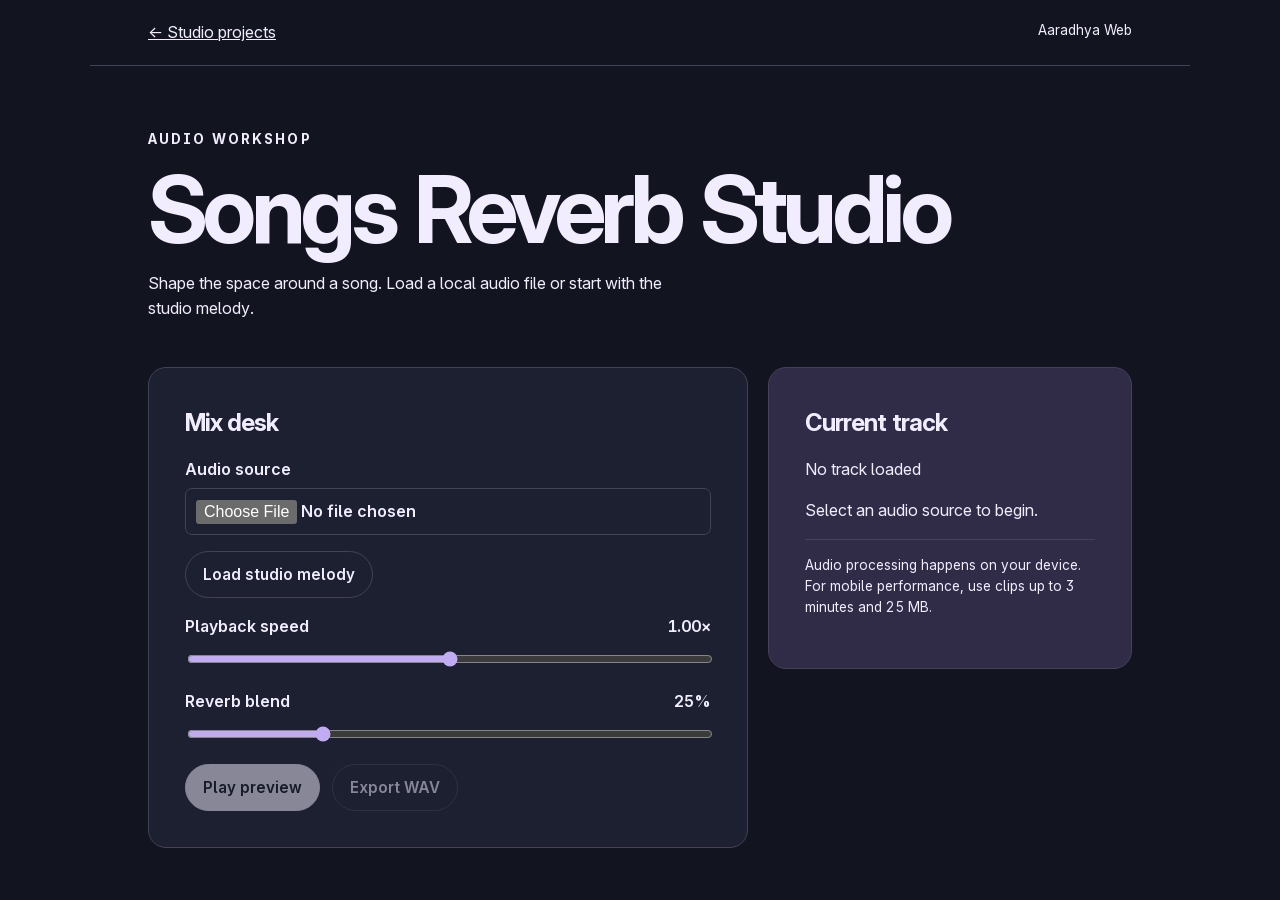
<file: songs-reverb.html>
<!doctype html><html lang="en"><head><meta charset="utf-8"><meta name="viewport" content="width=device-width,initial-scale=1"><title>Songs Reverb Studio | AW Studio Projects</title><meta name="description" content="Shape the space around a song. Load a local audio file or start with the studio melody."><link rel="canonical" href="https://aws-ui.github.io/Aaradhya_Web_Studio-/songs-reverb.html"><link rel="stylesheet" href="assets/demos.css"></head><body class="audio"><header><a href="projects.html">← Studio projects</a><span>Aaradhya Web</span></header><main><div class="intro"><p class="eyebrow">Audio workshop</p><h1>Songs Reverb Studio</h1><p>Shape the space around a song. Load a local audio file or start with the studio melody.</p></div><div class="layout"><section><h2>Mix desk</h2><label>Audio source<input id="file" type="file" accept="audio/*"></label><button id="sample" class="secondary">Load studio melody</button><label>Playback speed <output id="speedValue">1.00×</output><input type="range" id="speed" min="0.6" max="1.4" value="1" step=".05"></label><label>Reverb blend <output id="wetValue">25%</output><input type="range" id="wet" min="0" max="1" value=".25" step=".01"></label><div class="buttons"><button disabled id="play">Play preview</button><button disabled id="export" class="secondary">Export WAV</button></div></section><aside><h2>Current track</h2><p id="track">No track loaded</p><p id="state" role="status">Select an audio source to begin.</p><p class="note">Audio processing happens on your device. For mobile performance, use clips up to 3 minutes and 25 MB.</p></aside></div><script type="module" src="assets/reverb.js"></script></main></body></html>
</file>
<file: assets/demos.css>
@font-face{font-family:Inter;src:url(inter.woff2)}*{box-sizing:border-box}body{margin:0;min-height:100vh;background:var(--bg);color:var(--ink);font:1rem/1.55 Inter,system-ui,sans-serif}.salon{--bg:#fbf4ef;--ink:#41282e;--surface:#fffaf6;--accent:#743d50;--line:#ddc8c7;--wash:#eddad9}.audio{color-scheme:dark;--bg:#121420;--ink:#f1edff;--surface:#1c2031;--accent:#c1acf4;--line:#454158;--wash:#302c48}header,main{max-width:1100px;margin:auto;padding:20px clamp(18px,5vw,58px)}header{display:flex;justify-content:space-between;border-bottom:1px solid var(--line)}a{color:inherit}header span,.eyebrow,.note,small{font-size:.85rem}.intro{padding:30px 0}.eyebrow{text-transform:uppercase;letter-spacing:.15em;font-weight:700}h1{font:normal clamp(3rem,8vw,5.8rem)/.98 Georgia,serif;letter-spacing:-.06em;margin:14px 0}.audio h1{font-family:Inter,sans-serif;font-weight:700}.intro>p:last-child{max-width:55ch}.layout{display:grid;grid-template-columns:1.65fr 1fr;gap:20px}.layout>*{border-radius:18px;border:1px solid var(--line);background:var(--surface);padding:clamp(20px,3vw,36px)}aside{align-self:start;background:var(--wash)!important}h2{margin:0 0 16px;font-size:1.5rem;letter-spacing:-.04em}fieldset{border:0;margin:0;padding:0}legend{font-weight:650}.treatment{display:flex;align-items:center;gap:12px;padding:12px 0;border-bottom:1px solid var(--line)}small{display:block}.treatment em{margin-left:auto;white-space:nowrap}label:not(.treatment){display:block;margin:16px 0;font-weight:600}input:not([type=radio]),select{width:100%;display:block;margin-top:6px;font:inherit;min-width:0;padding:10px;color:var(--ink);background:var(--surface);border:1px solid var(--line);border-radius:7px}input{accent-color:var(--accent)}input[type=range]{padding:0;min-height:28px}.pair,.buttons{display:flex;gap:12px;flex-wrap:wrap}.pair>*{flex:1;min-width:125px}button{background:var(--ink);color:var(--bg);font:600 .95rem Inter,sans-serif;border:1px solid var(--ink);border-radius:30px;padding:13px 17px;cursor:pointer}.secondary{color:var(--ink);background:transparent;border-color:var(--line)}button:disabled{opacity:.5;cursor:default}.note{border-top:1px solid var(--line);padding-top:15px}#visit{white-space:pre-line;overflow-wrap:anywhere}output{float:right}button:focus-visible,a:focus-visible,input:focus-visible{outline:3px solid var(--accent);outline-offset:2px}@media(max-width:680px){.layout{grid-template-columns:1fr}.intro{padding:18px 0}main{padding-bottom:40px}}
</file>
<file: assets/site.css>
@font-face {
  font-family: Inter;
  src: url("inter.woff2") format("woff2");
  font-weight: 100 900;
  font-display: swap;
}

:root {
  color-scheme: dark;
  --page: #0a0a11;
  --panel: #101019;
  --ink: #f8f7ff;
  --muted: #acabbf;
  --purple: #b7a5ff;
  --line: #292638;
  --wrap: 1280px;
  --gutter: clamp(22px, 5.5vw, 86px);
  font-family: Inter, system-ui, sans-serif;
  color: var(--ink);
  background: var(--page);
}

*, *::before, *::after { box-sizing: border-box; }
html { scroll-behavior: smooth; }
body { margin: 0; }
button, select, textarea { font: inherit; }
button { cursor: pointer; }
a { color: inherit; text-decoration: none; }
p { line-height: 1.65; }
h1, h2, h3, p, figure { margin: 0; }
:focus-visible { outline: 2px solid #d8ccff; outline-offset: 5px; }
::selection { background: #cbbcff; color: #130d25; }

.wrap { width: min(var(--wrap), 100% - 2 * var(--gutter)); margin-inline: auto; }
.sr-only, .skip-link:not(:focus) {
  position: absolute;
  width: 1px;
  height: 1px;
  padding: 0;
  clip-path: inset(50%);
  overflow: hidden;
  white-space: nowrap;
}

.skip-link:focus {
  position: fixed;
  top: 12px;
  left: 12px;
  padding: 12px 16px;
  z-index: 5;
  color: #110c20;
  background: var(--purple);
}

.topbar { background: #0c0b14; border-bottom: 1px solid #242133; }
.header-inner {
  display: grid;
  grid-template-columns: 1fr auto 1fr;
  align-items: center;
  min-height: 76px;
}

.brand {
  display: inline-flex;
  gap: 12px;
  width: max-content;
  align-items: center;
  font-size: 1.22rem;
  letter-spacing: -.055em;
  font-weight: 740;
}

.brand-period { color: var(--purple); }
.brand-mark {
  position: relative;
  display: inline-block;
  width: 34px;
  height: 34px;
  border: 1px solid #7759db;
  border-radius: 9px;
  background: linear-gradient(145deg, #372362, #1a132f);
  box-shadow: inset 0 1px 0 #bc9aff44;
}
.brand-mark i {
  position: absolute;
  display: block;
  width: 4px;
  height: 14px;
  top: 9px;
  border-radius: 2px;
  background: #dfd2ff;
}
.brand-mark i:nth-child(1) { left: 9px; transform: skewX(-24deg); }
.brand-mark i:nth-child(2) { left: 15px; transform: skewX(24deg); }
.brand-mark i:nth-child(3) { left: 21px; transform: skewX(-24deg); background: #ae8fff; }

.topbar nav { display: flex; gap: 36px; align-items: center; }
.topbar nav a, .footer a:not(.brand) {
  display: inline-flex;
  align-items: center;
  min-height: 44px;
  color: #c2bfd2;
  font-size: .9rem;
}
.topbar nav a:hover, .footer a:hover { color: var(--ink); }
.header-cta { justify-self: end; }

.button {
  display: inline-flex;
  min-height: 48px;
  padding: 0 21px;
  align-items: center;
  justify-content: center;
  border: 1px solid transparent;
  border-radius: 8px;
  background: transparent;
  color: var(--ink);
  font-size: .875rem;
  font-weight: 660;
  white-space: nowrap;
  transition: background-color 180ms, border-color 180ms, box-shadow 180ms;
}
.button-primary { color: #120c23; background: #b8a4ff; border-color: #cbbcff; box-shadow: 0 4px 28px #8b64ff32; }
.button-primary:hover { background: #d4c6ff; box-shadow: 0 4px 30px #8b64ff63; }
.button-outline, .button-quiet { border-color: #363048; }
.button-outline:hover, .button-quiet:hover { background: #1d172d; border-color: #8772ac; }
.header-cta { min-height: 42px; padding-inline: 17px; }

.hero {
  position: relative;
  overflow: hidden;
  isolation: isolate;
  border-bottom: 1px solid var(--line);
  background:
    radial-gradient(ellipse at 77% 44%, #211447 0%, #141025 31%, transparent 63%),
    linear-gradient(118deg, #0b0a13, #0c0a16 70%, #100b1e);
}
#particles { position: absolute; z-index: -1; inset: 0; width: 100%; height: 100%; pointer-events: none; }
.hero-inner {
  display: grid;
  grid-template-columns: minmax(335px, .89fr) minmax(0, 1.11fr);
  align-items: center;
  min-height: clamp(580px, 46vw, 695px);
}
.hero-copy { z-index: 1; padding-block: 65px 78px; }
.eyebrow {
  display: flex;
  gap: 10px;
  align-items: center;
  color: #c4b1ff;
  font-size: .75rem;
  line-height: 1.35;
  font-weight: 650;
  text-transform: uppercase;
  letter-spacing: .15em;
}
.eyebrow-rule { flex: 0 0 20px; height: 1px; background: #ad91ff; }
.hero h1 {
  margin-top: 24px;
  font-size: clamp(4rem, 6.5vw, 6.8rem);
  font-weight: 780;
  line-height: .98;
  letter-spacing: -.084em;
}
.hero h1 span {
  color: #b9a3ff;
  background: linear-gradient(93deg, #e3d7ff 1%, #b499ff 54%, #9e75ff 100%);
  background-clip: text;
  -webkit-text-fill-color: transparent;
}
.hero-description { max-width: 392px; margin-top: 28px; color: #c1bdd1; font-size: clamp(1rem, 1.35vw, 1.16rem); }
.hero-actions { display: flex; flex-wrap: wrap; gap: 12px; margin-top: 31px; }
.hero-actions .button { min-height: 51px; }
.network {
  position: relative;
  height: min(41.5vw, 600px);
  min-height: 450px;
  align-self: center;
  margin-right: -23px;
}
#globe {
  position: absolute;
  inset: 0;
  width: 100%;
  height: 100%;
  cursor: grab;
  touch-action: pan-y;
  border-radius: 12px;
}
#globe.dragging { cursor: grabbing; }
.network-label {
  position: absolute;
  z-index: 1;
  top: 7.9%;
  right: 2.9%;
  display: flex;
  gap: 9px;
  align-items: center;
  color: #d2c6ee;
  font: 550 .72rem/1.25 Inter, sans-serif;
  letter-spacing: .14em;
  text-transform: uppercase;
  pointer-events: none;
}
.network-dot { width: 7px; height: 7px; border-radius: 50%; background: #b695ff; box-shadow: 0 0 11px #a773ff; }
.network-controls {
  position: absolute;
  bottom: 2.6%;
  right: 2.9%;
  display: flex;
  align-items: center;
  gap: 15px;
  padding: 3px 4px 3px 13px;
  border: 1px solid #423755;
  border-radius: 9px;
  background: #110e20e8;
  color: #c7bfd9;
  font-size: .75rem;
  line-height: 1.25;
}
.network-controls > span { display: inline-flex; align-items: center; gap: 7px; }
.drag-icon { width: 10px; height: 13px; border: 1px solid #9c89ca; border-radius: 5px; }
.motion-toggle {
  display: inline-flex;
  min-height: 35px;
  gap: 7px;
  align-items: center;
  padding: 0 9px;
  border: 0;
  border-radius: 5px;
  background: #282038;
  color: #f1eaff;
  font-size: .75rem;
}
.motion-toggle:hover { background: #42325a; }
.motion-icon { display: block; width: 7px; height: 9px; border-inline: 2px solid currentColor; }
.motion-toggle.paused .motion-icon { width: 0; height: 0; border: 0; border-block: 4px solid transparent; border-left: 6px solid currentColor; }

.section { scroll-margin-top: 18px; padding-block: 93px 100px; }
.services { background: #0d0c15; }
.section-intro {
  display: flex;
  align-items: end;
  justify-content: space-between;
  gap: 40px;
  margin: 18px 0 36px;
}
h2 { font-size: clamp(2.6rem, 4.35vw, 4.35rem); line-height: 1.04; letter-spacing: -.071em; font-weight: 735; }
.section-intro > p, .approach-copy > p:last-child { max-width: 345px; margin-bottom: 3px; color: var(--muted); font-size: 1rem; }
.service-grid { display: grid; grid-template-columns: repeat(3, minmax(0, 1fr)); gap: 17px; align-items: start; }
.service-card {
  overflow: hidden;
  border: 1px solid #302940;
  border-radius: 14px;
  background: #14111f;
  transition: border-color 180ms, background-color 180ms;
}
.service-card:hover, .service-card:focus-within { border-color: #755cac; background: #191426; }

.card-visual {
  position: relative;
  display: grid;
  place-items: center;
  height: 156px;
  isolation: isolate;
  overflow: hidden;
  border-bottom: 1px solid #302744;
  background: radial-gradient(ellipse at 50% 100%, #3b226a, #1a142d 68%, #141120);
}
.card-visual::before {
  content: "";
  position: absolute;
  z-index: -1;
  inset: 0;
  background: linear-gradient(#a183fa23 1px, transparent 1px), linear-gradient(90deg, #a183fa23 1px, transparent 1px);
  background-size: 24px 24px;
  background-position: center;
  mask-image: radial-gradient(ellipse at center, #000 22%, transparent 80%);
}
.browser-art, .browser-back {
  width: 142px;
  height: 83px;
  border: 1px solid #a586f0;
  border-radius: 9px;
}
.browser-art { position: relative; z-index: 1; background: #281b43; box-shadow: 0 12px 35px #0b0917a6; transform: translate(-10px, 7px); }
.browser-back { position: absolute; transform: translate(11px, -9px); border-color: #7152a1; background: #4b327b66; }
.browser-art span { display: block; height: 17px; border-bottom: 1px solid #684b9c; }
.browser-art span::before { content: ""; position: absolute; top: 7px; left: 8px; width: 3px; height: 3px; border-radius: 50%; background: #cdb5ff; box-shadow: 6px 0 #a483e2, 12px 0 #805dc4; }
.browser-art i { position: absolute; left: 11px; height: 3px; border-radius: 3px; background: #9d7de1; }
.browser-art i:nth-of-type(1) { width: 48px; top: 31px; background: #e1ccff; }
.browser-art i:nth-of-type(2) { width: 35px; top: 41px; }
.browser-art i:nth-of-type(3) { width: 25px; top: 55px; height: 9px; background: #b080fa; }
.browser-art b { position: absolute; inset: 26px 10px 10px 66px; border: 1px solid #7d5ec3; border-radius: 4px; background: radial-gradient(circle at 75% 31%, #c4a4ff, #774aba 30%, #3e235f 60%); }

.chart-art { display: flex; align-items: end; gap: 8px; height: 94px; padding: 9px 14px 8px; border-bottom: 1px solid #9c79e7; }
.chart-art i { width: 18px; border: 1px solid #a180f0; border-radius: 4px 4px 0 0; background: linear-gradient(#bd9eff, #67439d 60%, #3e245b); box-shadow: 0 0 14px #b37aff36; }
.chart-art i:nth-child(1) { height: 24%; }
.chart-art i:nth-child(2) { height: 42%; }
.chart-art i:nth-child(3) { height: 36%; }
.chart-art i:nth-child(4) { height: 65%; }
.chart-art i:nth-child(5) { height: 76%; }
.chart-art i:nth-child(6) { height: 100%; }

.search-art { position: relative; width: 93px; aspect-ratio: 1; }
.search-art i { position: absolute; inset: 0; border: 1px solid #9e7de5; border-radius: 50%; box-shadow: inset 0 0 24px #8855e733; }
.search-art i:nth-child(2) { inset: 14px; }
.search-art i:nth-child(3) { inset: 28px; }
.search-art b { position: absolute; inset: 42px; background: #e0c8ff; border-radius: 50%; box-shadow: 0 0 16px #ab70ff, 27px -19px 0 -1px #d6b1ff, -34px 21px 0 -2px #b38bff; }
.search-art::after { content: ""; position: absolute; top: 50%; left: -31px; width: 155px; height: 1px; background: linear-gradient(90deg, transparent, #a581ea88, transparent); }

.card-body { display: flex; flex-direction: column; min-height: 248px; padding: 24px; }
.card-body h3 { font-size: clamp(1.125rem, 1.8vw, 1.42rem); letter-spacing: -.045em; line-height: 1.2; }
.card-body > p { margin-top: 10px; color: var(--muted); font-size: .95rem; }
.service-details { margin-top: 14px; }
summary { list-style: none; cursor: pointer; }
summary::-webkit-details-marker { display: none; }
.service-details summary { display: flex; align-items: center; justify-content: space-between; gap: 14px; min-height: 44px; border-top: 1px solid #342943; font-size: .875rem; font-weight: 620; color: #ded3fb; }
.service-details p { color: var(--muted); font-size: .9rem; margin-bottom: 7px; }
.plus { position: relative; width: 12px; height: 12px; flex: 0 0 12px; color: var(--purple); }
.plus::before, .plus::after { content: ""; position: absolute; inset: 5px 0 auto; height: 2px; background: currentColor; border-radius: 2px; }
.plus::after { transform: rotate(90deg); transition: transform 160ms; }
details[open] > summary .plus::after { transform: rotate(0); }
.service-brief {
  align-self: start;
  margin-top: auto;
  min-height: 44px;
  padding: 0;
  border: 0;
  background: none;
  color: #c7b1ff;
  font-size: .875rem;
  font-weight: 650;
}
.service-brief:hover { text-decoration: underline; text-underline-offset: 4px; }

.approach { border-top: 1px solid var(--line); background: #0a0a11; }
.approach-layout { display: grid; grid-template-columns: 1fr 1fr; gap: clamp(30px, 8vw, 125px); }
.approach-copy h2 { margin-top: 18px; }
.approach-copy > p:last-child { margin-top: 20px; }
.process details { border-bottom: 1px solid #322841; }
.process details:first-child { border-top: 1px solid #322841; }
.process summary {
  display: grid;
  grid-template-columns: 28px 1fr 12px;
  gap: 15px;
  align-items: center;
  padding: 21px 0;
  color: #ebe6f8;
  font-size: clamp(1rem, 1.9vw, 1.25rem);
  letter-spacing: -.03em;
  font-weight: 630;
}
.process summary:hover { color: #fff; }
.step-number { color: #b5a1ef; font-family: ui-monospace, monospace; font-size: .85rem; letter-spacing: 0; }
.process details p { margin: -5px 32px 20px 43px; color: var(--muted); }

.contact { padding-block: 0 86px; }
.contact-panel {
  position: relative;
  display: flex;
  justify-content: space-between;
  align-items: center;
  gap: 30px;
  overflow: hidden;
  border: 1px solid #50406c;
  border-radius: 17px;
  padding: clamp(27px, 5vw, 59px);
  background: radial-gradient(ellipse at 90% 100%, #412168 0%, transparent 65%), linear-gradient(125deg, #19132a, #22143d);
}
.contact-panel h2 { font-size: clamp(2.35rem, 4vw, 3.85rem); margin-top: 11px; }
.contact-panel p:last-child { color: #c7bfd9; margin-top: 11px; }
.footer { border-top: 1px solid var(--line); }
.footer-inner { display: flex; gap: 20px; justify-content: space-between; align-items: center; min-height: 82px; color: var(--muted); font-size: .875rem; }

dialog {
  width: min(92vw, 525px);
  max-height: 89vh;
  max-height: 89dvh;
  overflow: auto;
  border: 1px solid #665087;
  border-radius: 17px;
  padding: 25px clamp(20px, 5vw, 32px) 29px;
  background: #171223;
  color: var(--ink);
  box-shadow: 0 18px 85px #000b;
}
dialog::backdrop { background: #080611bd; backdrop-filter: blur(6px); }
.dialog-top { display: flex; align-items: center; justify-content: space-between; }
.close-button { width: 44px; height: 44px; padding: 0; border: 1px solid #453653; border-radius: 8px; background: #211831; color: #f6efff; font-size: 1.45rem; }
dialog h2 { font-size: 2.55rem; margin: 4px 0 7px; }
dialog > p { color: var(--muted); }
dialog label { display: block; margin: 15px 0 7px; font-size: .94rem; font-weight: 620; }
dialog select, dialog textarea {
  display: block;
  width: 100%;
  padding: 12px 13px;
  border: 1px solid #544362;
  border-radius: 8px;
  background-color: #20172c;
  color: var(--ink);
}
dialog select { appearance: none; padding-right: 37px; background-image: linear-gradient(45deg, transparent 50%, #d3bff4 50%), linear-gradient(135deg, #d3bff4 50%, transparent 50%); background-position: calc(100% - 18px) 50%, calc(100% - 13px) 50%; background-repeat: no-repeat; background-size: 5px 5px; }
dialog textarea { resize: vertical; }
dialog textarea::placeholder { color: #a69bb5; }
#brief-form .button, #copy-brief { margin-top: 14px; }
#brief-output { margin-top: 17px; border-top: 1px solid #4b395a; }
#brief-status { color: #deceff; margin-top: 5px; font-size: .875rem; }

@media (max-width: 1050px) {
  .hero h1 { font-size: clamp(3.7rem, 7.1vw, 5.1rem); }
  .network { min-height: 410px; margin-right: -12px; }
  .hero-inner { min-height: 545px; }
  .card-body { padding: 19px; }
}
@media (max-width: 820px) {
  .hero-inner { display: block; min-height: auto; }
  .hero-copy { position: relative; padding-block: 66px 0; }
  .hero h1 { font-size: clamp(3.7rem, 10.4vw, 6.1rem); }
  .hero-description { margin-top: 20px; }
  .hero-actions { margin-top: 23px; }
  .network { width: min(100%, 610px); height: auto; min-height: 0; aspect-ratio: 1.15; margin: 12px auto 15px; }
  .network-label { top: 7%; }
  .section { padding-block: 72px; }
  .service-grid { gap: 12px; }
  .card-body { padding: 15px; }
  .contact { padding-bottom: 63px; }
}
@media (max-width: 650px) {
  .header-inner { grid-template-columns: 1fr auto; gap: 5px 12px; min-height: auto; padding-block: 12px 3px; }
  .header-cta { grid-column: 2; grid-row: 1; min-height: 44px; }
  .topbar nav { grid-column: 1 / -1; gap: 26px; }
  .hero-copy { padding-top: 47px; }
  .hero h1 { margin-top: 19px; }
  .hero .eyebrow { font-size: .68rem; letter-spacing: .13em; }
  .hero-description { max-width: 340px; }
  .network { width: calc(100% + 32px); margin: 9px -16px 18px; min-height: 280px; aspect-ratio: 1.1; }
  .network-label, .network-controls { right: 4.8%; }
  .network-controls { bottom: 0; }
  .section { padding-block: 58px; }
  .section-intro { display: block; margin-bottom: 24px; }
  .section-intro > p { margin-top: 14px; }
  .service-grid, .approach-layout { grid-template-columns: 1fr; }
  .card-visual { height: 144px; }
  .card-body { min-height: auto; padding: 20px; }
  .contact-panel { align-items: start; flex-direction: column; gap: 18px; }
  .footer-inner { gap: 12px; flex-wrap: wrap; padding-block: 9px; }
  .footer-inner > span { display: none; }
}
@media (max-width: 365px) {
  :root { --gutter: 18px; }
  .header-inner { gap: 5px 8px; }
  .header-inner .brand { gap: 8px; font-size: 1.07rem; }
  .header-cta { padding-inline: 11px; font-size: .8125rem; }
  .hero h1 { font-size: clamp(2.55rem, 14.1vw, 3.15rem); }
  .hero-actions { gap: 8px; }
  .hero-actions .button { padding-inline: 14px; font-size: .8125rem; }
  .network-label { top: 3%; }
}
@media (prefers-reduced-motion: reduce) {
  *, *::before, *::after { scroll-behavior: auto !important; transition: none !important; }
}

/* Editorial typography and warm paper surfaces for the service catalogue. */
.hero h1 {font-size:clamp(3.5rem,6.6vw,6.8rem);letter-spacing:-.075em}
.hero h1 span,.services h2 em {font-family:Georgia,serif;font-weight:400;font-style:italic;letter-spacing:-.055em}
.hero h1 span {background:linear-gradient(110deg,#f7e6c8,#d6b88d);background-clip:text}
.hero .eyebrow,.contact .eyebrow {color:#e1c9aa}
.hero .button-primary,.contact .button-primary {background:#f1dec0;border-color:#f1dec0;color:#241a19;box-shadow:none}
.services {background:#f5f1ea;color:#24202b;color-scheme:light}
.services .eyebrow {color:#634d76}
.services .section-intro>p,.services .card-body>p,.services .service-details p {color:#59525e}
.service-card,.service-card:hover,.service-card:focus-within {background:#fffcf7;border-color:#d5ced5;color:#24202b}
.service-card:focus-within {border-color:#6f508a}
.service-details summary {border-color:#dfd9df;color:#372e42}
.service-brief {color:#59416f}
.card-visual {background-color:#211a2c}
.contact-links {display:grid;gap:8px;font-style:normal;flex-shrink:0}
.contact-links>a:not(.button) {padding:6px 2px;text-decoration:underline;text-underline-offset:4px}
.chat-launch {position:fixed;right:clamp(12px,3vw,36px);bottom:max(16px,env(safe-area-inset-bottom));z-index:4;display:flex;align-items:center;gap:10px;padding:12px 19px;border:1px solid #d6c1a8;background:#f1dec0;color:#231a26;border-radius:30px;font-weight:700;box-shadow:0 5px 24px #10092055}
.chat-launch span {font-size:1.15rem}
.footer {padding-bottom:72px}
#studio-chat {width:min(410px,calc(100% - 24px));max-height:85dvh;overflow:auto}
#studio-chat h2 {font-size:2rem;margin:12px 0 18px}
.chat-log {height:clamp(115px,27dvh,270px);overflow-y:auto;display:flex;flex-direction:column;align-items:flex-start;gap:10px;padding:3px 5px 8px 0}
.chat-log p {padding:10px 14px;border-radius:12px;background:#292236;color:#f5efff;font-size:.94rem;max-width:95%;overflow-wrap:anywhere}
.chat-log .visitor {align-self:flex-end;background:#e9d9bf;color:#241b24}
.chat-prompts {display:flex;gap:5px;flex-wrap:wrap;margin:14px 0}
.chat-prompts button {padding:8px;border-radius:15px;background:transparent;color:#dbc8f6;border:1px solid #5c486a}
#ask-form {display:flex;gap:6px}
#chat-question {flex:1;min-width:0;background:#191422;color:white;border:1px solid #5c486a;border-radius:8px;padding:10px;font:inherit}
.chat-person {display:inline-block;margin-top:14px;text-decoration:underline;color:#eee0c9;font-size:.9rem}
@media(max-width:650px){.hero h1 {font-size:clamp(3.4rem,12vw,5rem)}.hero-copy {padding-bottom:22px}.contact-links {width:100%}.footer {padding-bottom:92px}}

/* Studio identity: paper, ink and an illuminated atlas. */
:root {--studio-paper:#eeefe7;--studio-ink:#17251e;--studio-accent:#dcf998}
.topbar,.hero,.services {background:var(--studio-paper);color:var(--studio-ink)}
.topbar {border-color:#c6cec2}
.topbar nav a {color:#344239}
.topbar nav a:hover {color:#14281b;text-decoration:underline;text-underline-offset:5px}
.brand-mark {filter:grayscale(1);border-radius:3px}
.brand-period {color:#71894e}
.header-cta {background:#1c3024;border-radius:99px;color:#fff;border-color:transparent}
.hero {border:0}
#particles {opacity:.28}
.hero-inner {gap:clamp(18px,3vw,48px);padding-block:clamp(28px,4vw,64px);grid-template-columns:minmax(0,1fr) minmax(0,1fr);min-height:auto}
.hero-copy {padding-block:20px}
.hero .eyebrow,.services .eyebrow {color:#425d40;letter-spacing:.13em}
.eyebrow-rule {background:currentColor}
.hero h1 {font-size:clamp(56px,7.2vw,108px);letter-spacing:-.082em;font-weight:760;line-height:.94;margin-top:26px}
.hero h1 span {font-family:Georgia,serif;font-weight:400;font-style:italic;background:none;color:#3b6044;-webkit-text-fill-color:currentColor;letter-spacing:-.075em;white-space:nowrap}
.hero-description {max-width:36ch;font-size:clamp(1rem,1.35vw,1.18rem);color:#425046;line-height:1.5}
.hero .button-primary,.contact .button-primary {background:var(--studio-accent);border-color:#a9c67e;color:#162514}
.hero .button-quiet {border-color:#a4aea2;color:#223426}
.hero .button-quiet:hover {background:#dbe2d5}
.hero .button,.contact .button {border-radius:99px}
.network {align-self:stretch;isolation:isolate;background:radial-gradient(ellipse at center,#283e31,#122219 75%);border:1px solid #304b38;border-radius:24px;overflow:hidden;margin:0;min-height:390px;height:auto;aspect-ratio:1.16;color:#eff9e9}
#globe {filter:hue-rotate(169deg) saturate(.65) brightness(1.22)}
.network-label {color:#e6f9d7;right:18px;top:18px}
.network-dot {background:#cbef91;box-shadow:0 0 10px #d4ef91}
.network-controls {right:14px;bottom:14px;background:#15271e;color:#e6f3df;border-color:#48604b}
.motion-toggle {background:#354d3c;color:white}
.services {border-top:1px solid #bbc8b9;padding-top:clamp(40px,5vw,75px)}
.services h2 {letter-spacing:-.07em}
.service-card,.service-card:hover,.service-card:focus-within {border-radius:15px;background:#fdfdf7;border-color:#bfcbbc}
.card-visual {filter:hue-rotate(169deg) saturate(.6)}
.service-brief {color:#315a38}
.approach,.contact,.footer {background:#14231b}
.approach .eyebrow,.contact .eyebrow {color:#cee89d}
.contact-panel {background:#213829;border-color:#50674c}
.chat-launch {background:#213b2b;color:#f3faeb;border-color:#96ab91}
@media(max-width:820px){.hero-inner {display:grid;grid-template-columns:1fr;gap:20px}.hero-copy {padding:4px 0}.network {width:100%;min-height:0;aspect-ratio:2;max-height:350px}.hero-description {max-width:43ch}}
@media(max-width:650px){.header-inner {padding:9px 0;display:flex;justify-content:space-between}.topbar nav {display:none}.hero-inner {padding:25px 0 22px;gap:22px}.hero h1 {font-size:clamp(3.55rem,15vw,5.4rem);margin-top:15px}.hero-description {margin-top:16px}.hero-actions {gap:8px;margin-top:18px}.hero-actions .button {min-height:46px;padding-inline:14px}.network {aspect-ratio:1.68;border-radius:16px}.network-controls {font-size:.67rem;right:8px;bottom:6px}.network-label {top:10px;right:12px;font-size:.65rem}.chat-launch {padding:10px 14px}.service-grid {gap:18px}}
.inside{background:var(--studio-paper);color:var(--studio-ink);min-height:72vh;padding:clamp(42px,6vw,88px) 0;color-scheme:light}
.inside h1{font-size:clamp(2.9rem,7vw,6rem);letter-spacing:-.075em;line-height:1.01;margin:16px 0}
.inside .eyebrow,.inside small{color:#455e49}.lede{max-width:63ch;color:#455347}
.worklist,.sheet{margin:32px 0}.workitem{display:grid;grid-template-columns:minmax(160px,32%) 1fr;gap:clamp(20px,4vw,64px);padding:24px 0;border-top:1px solid #bfcabb;align-items:center}
.workart{display:grid;place-items:center;min-height:160px;border-radius:14px;font:italic bold 4rem Georgia;background:repeating-linear-gradient(120deg,#173627 0 24px,#1f402d 25px 27px);color:#ddf9af}
.art02{background:repeating-radial-gradient(ellipse at 50% 120%,#462541 0 15px,#653c5a 16px 19px);color:#f5c9d9}.art03{background:linear-gradient(120deg,#e8d6ad,#bab790);color:#263b2a}
.inside h2{font-size:clamp(1.6rem,3vw,2.6rem);letter-spacing:-.055em;margin:8px 0}.workitem p{max-width:60ch}.spec,.sheet>p,.sheet section>p{color:#556254}.inklink{text-decoration:underline;text-underline-offset:4px;display:inline-block;padding:12px 0}
.sheet{background:#fcfcf6;border:1px solid #bdc8b8;border-radius:18px;max-width:760px;padding:clamp(18px,4vw,44px)}
.sheet label:not(.rating label){display:block;font-weight:600;margin:16px 0}.sheet input:not([type=radio]):not([type=checkbox]),.sheet textarea,.sheet select{display:block;width:100%;font:inherit;margin-top:6px;border:1px solid #879784;border-radius:7px;background:white;color:#14261a;padding:12px}.sheet textarea{resize:vertical}
.pagecta,.back{display:inline-flex;align-items:center;min-height:45px;border-radius:24px;padding:10px 19px;font:600 .95rem Inter,sans-serif;margin:8px 6px 0 0}.pagecta{background:#243d2b;color:#fff;border:1px solid #243d2b}.back{background:transparent;border:1px solid #879784;color:#263c2c}
.rating{border:0;padding:0;margin:18px 0 4px}.rating label{display:inline-grid;position:relative;place-items:center;width:44px;height:44px;color:#647162;font-size:2rem;cursor:pointer}.rating input{position:absolute;opacity:0}.rating label.lit{color:#826000}.rating label:focus-within{outline:2px solid #324c37}
.topbar [aria-current=page]{text-decoration:underline;text-underline-offset:6px}
@media(max-width:650px){.header-inner{flex-wrap:wrap}.header-inner nav{display:flex;width:100%;order:3;justify-content:space-between;gap:5px}.header-inner nav a{min-height:35px}.workitem{grid-template-columns:1fr;gap:10px}.workart{min-height:118px}}
</file>
